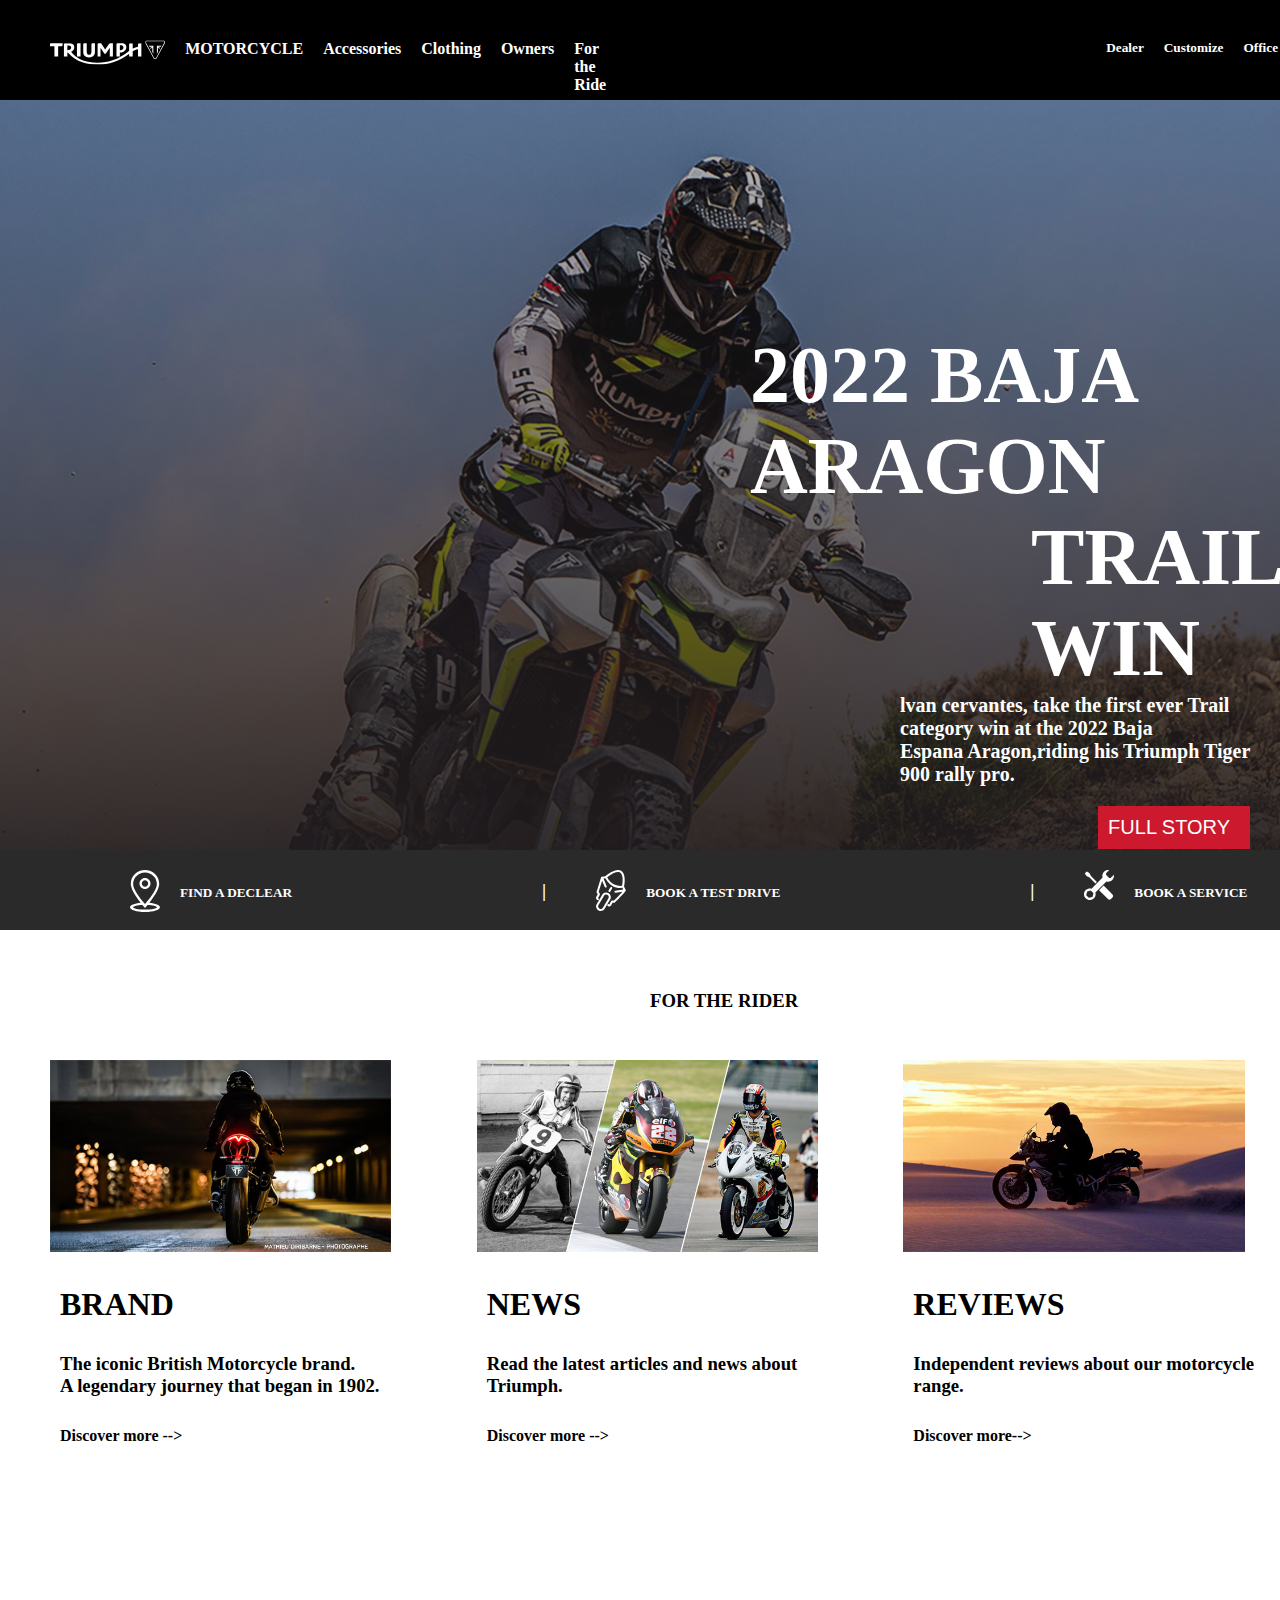
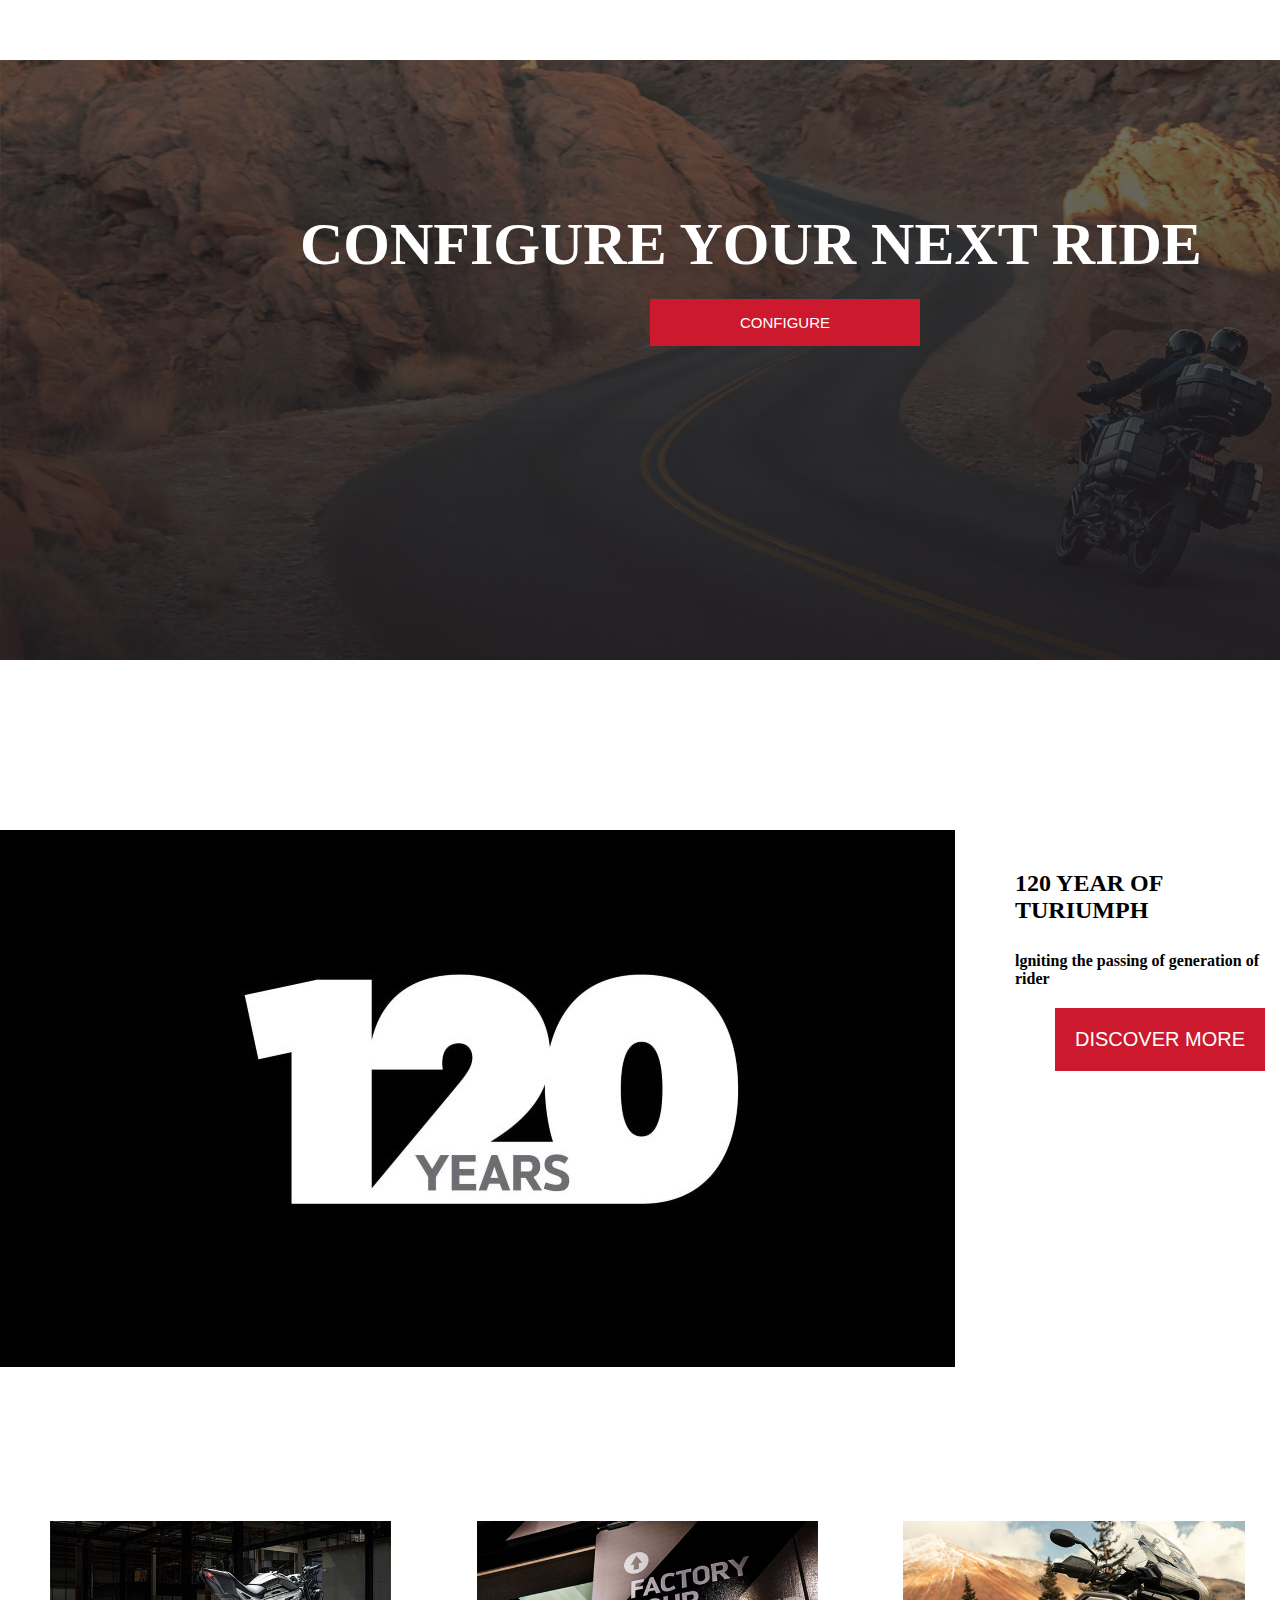
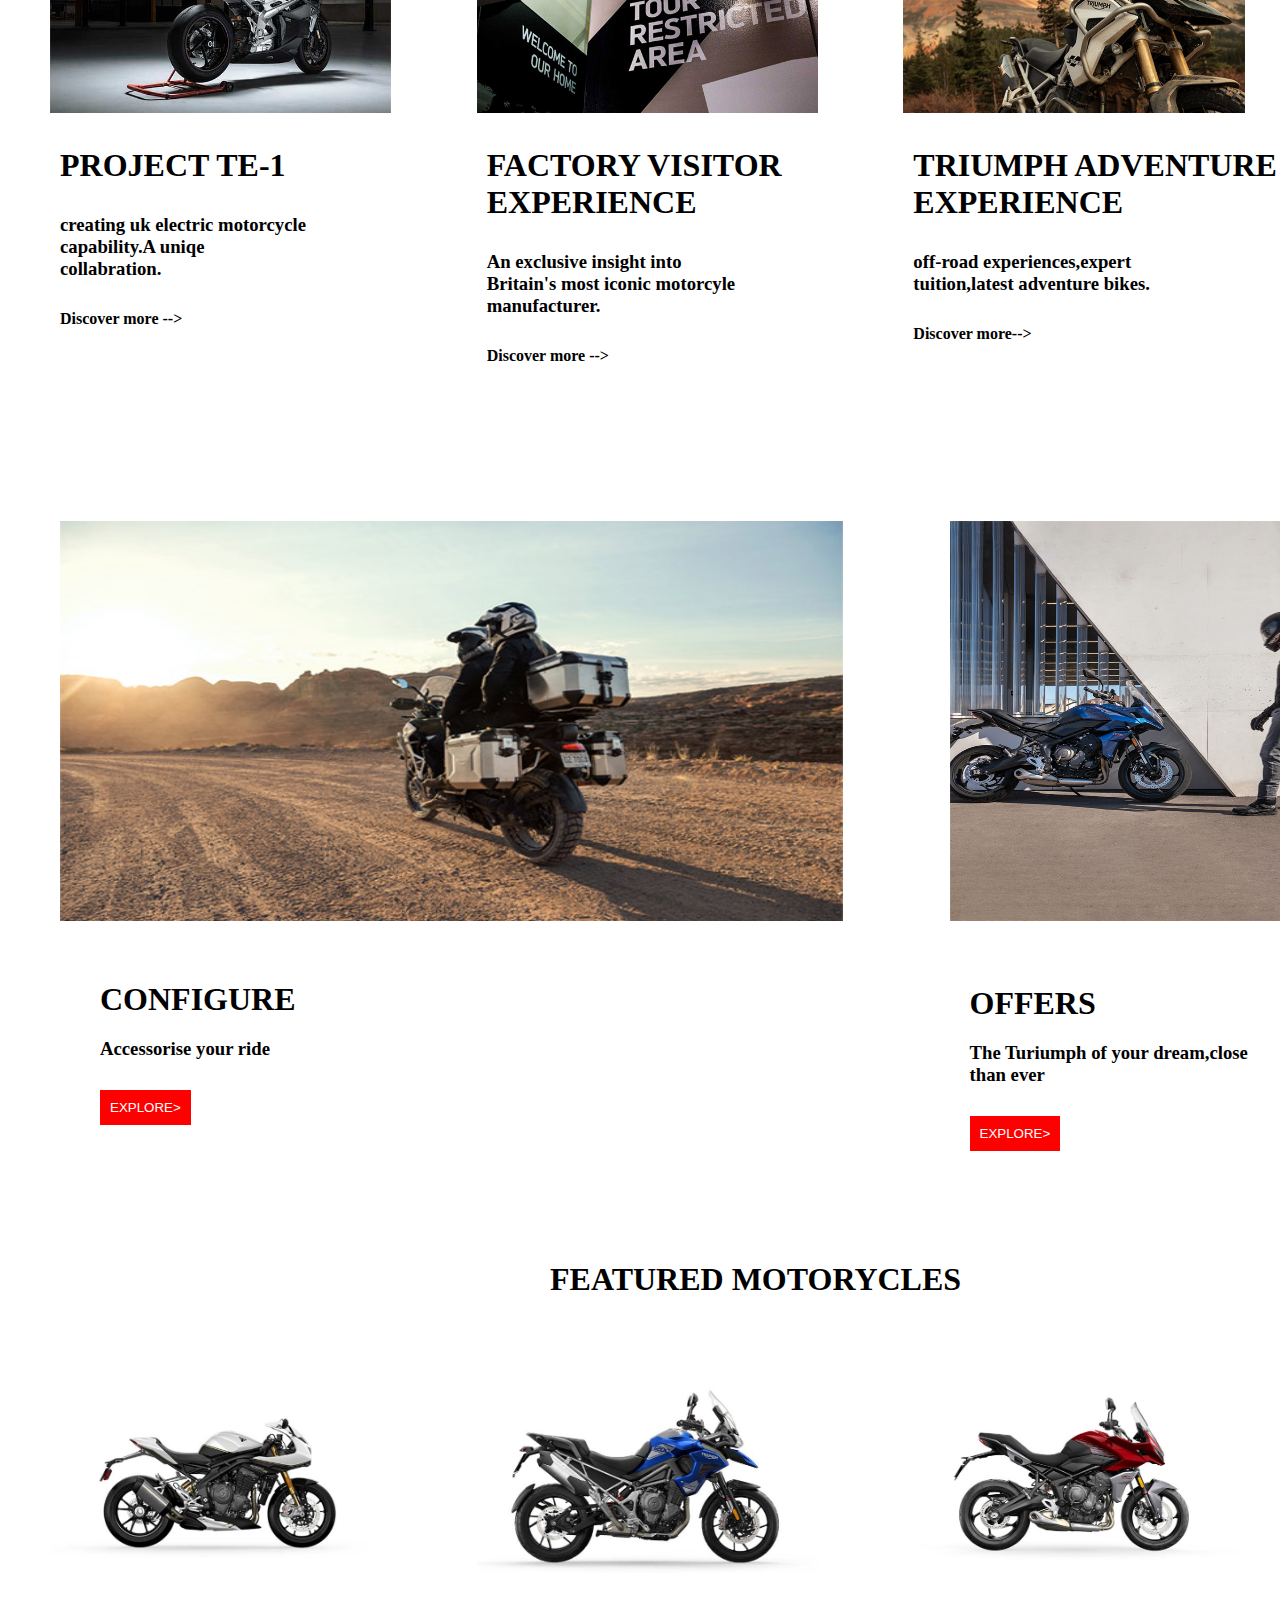
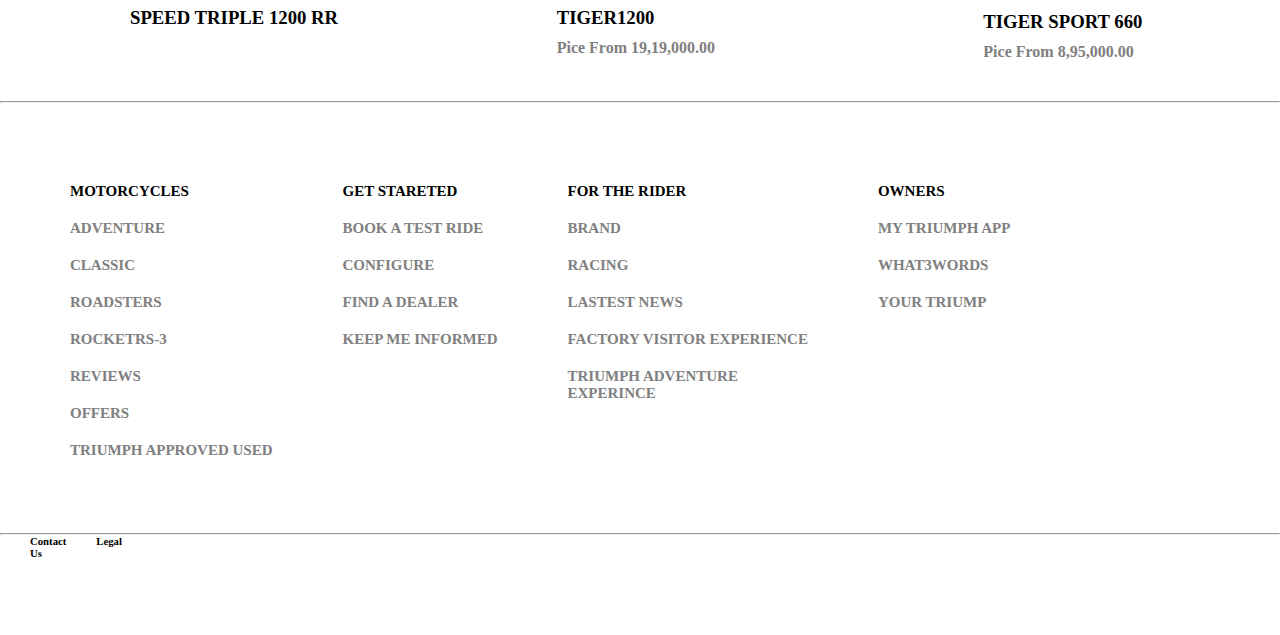
<file: index.html>
<!DOCTYPE html>
<html lang="en">

<head>
    <meta charset="UTF-8">
    <meta http-equiv="X-UA-Compatible" content="IE=edge">
    <meta name="viewport" content="width=device-width, initial-scale=1.0">
    <title>Triumph motorcycle|for the rider</title>
    <link rel="stylesheet" href="Triumps.css">
</head>

<body>
    <div class="header">
        <img id="logo" src="logo.svg">
        <h4>MOTORCYCLE</h4>
        <h4>Accessories</h4>
        <h4>Clothing</h4>
        <h4>Owners</h4>
        <h4>For the Ride</h4>

        <div class="right">
            <h5>Dealer</h5>
            <h5>Customize</h5>
            <h5>Office</h5>
            <h5>Test Drive</h5>
            <h5>INDIA</h5>
        </div>
    </div>

    <div class="first">
        <h1>2022 BAJA ARAGON</h1>
        <h2>TRAIL WIN</h2>
        <h4>lvan cervantes, take the first ever Trail category win at the 2022 Baja</h4>
        <h4 calss="first1">Espana Aragon,riding his Triumph Tiger 900 rally pro. </h4>
        <button>
            FULL STORY
        </button>
    </div>
    <div class="second">
        <img id="pic2" src="pic2.svg">
        <h5>FIND A DECLEAR</h5>
        <h3>|</h3>
        <img id="pic3" src="pic3.svg">
        <h5>BOOK A TEST DRIVE</h5>
        <h3>|</h3>
        <img id="pic4" src="pic4.svg">
        <h5>BOOK A SERVICE</h5>
    </div>
    <div class="thred">
    </div>
    <div class="four">
        <h3>FOR THE RIDER</h3>
    </div>
    <div class="five">
        <div class="pos1">

            <img id="pic5" src="pic5.jpg">
            <h1>BRAND</h1>
            <h3>The iconic British Motorcycle brand. <br>A legendary journey that began in 1902.</h3>
            <h4>Discover more --></h4>

        </div>

        <div class="pos2">
            <img id="pic6" src="pic6.jpg">
            <h1>NEWS</h1>
            <h3>Read the latest articles and news about Triumph.</h3>
            <h4>Discover more --></h4>
        </div>

        <div class="pos3">
            <img id="pic7" src="pic7.jpg">
            <h1>REVIEWS</h1>
            <h3>Independent reviews about our motorcycle range.</h3>
            <h4>Discover more--></h4>

        </div>
    </div>
    <div class="six">
         <h1>CONFIGURE YOUR NEXT RIDE</h1> 
            <button>
                CONFIGURE
            </button>
    </div>
    <div class="seven">
    </div>
    <div class="eight">
        <div>
        <img id="pic9" src="pic9.jpg">
         </div>
         <div>
        <h2>120 YEAR OF TURIUMPH</h2><br>
        <h4>lgniting the passing of generation of rider</h4>
        <button>
            DISCOVER MORE
        </button>
        </div>

    </div>
    <div class="nine">
    </div>
   
    <div class="ten">
        <div class="pos1">

            <img id="pic1" src="pic10.jpg">
            <h1>PROJECT TE-1</h1>
            <h3>creating uk electric motorcycle <br>capability.A uniqe <br>collabration.</h3>
            <h4>Discover more --></h4>

        </div>

        <div class="pos2">
            <img id="pic11" src="pic11.jpg">
            <h1>FACTORY VISITOR<BR>EXPERIENCE</h1>
            <h3>An exclusive insight into<br>Britain's most iconic motorcyle<br>manufacturer.</h3>
            <h4>Discover more --></h4>
        </div>

        <div class="pos3">
            <img id="pic12" src="pic12.jpg">
            <h1>TRIUMPH ADVENTURE<BR>EXPERIENCE</h1>
            <h3>off-road experiences,expert<br>tuition,latest adventure bikes.</h3>
            <h4>Discover more--></h4>

        </div>
    </div>

    <div class="eleven">
        <div class="pos1">

            <img id="pic13" src="pic13.jpg">
            <h1>CONFIGURE</h1>
            <h3>Accessorise your ride</h3>
              <button>
              EXPLORE>
              </button>

        </div>

        <div class="pos2">
            <img id="pic14" src="pic14.jpg">
            <h1>OFFERS</h1>
            <h3>The Turiumph of your dream,close than ever</h3>
            <button>
                EXPLORE>
                </button>
  
        </div>
    </div>
    <div class="twelve">
        <h1>FEATURED MOTORYCLES</h1>
    </div>
    <div class="thirteen">
        <div>
            <img id="pic15" src="pic15.jpg">
            <h3>SPEED TRIPLE 1200 RR</h3>
        </div>
        <div>
            <img id="pic16" src="pic16.jpg">
            <h3>TIGER1200</h3>
            <h4>Pice From 19,19,000.00</h4>
        </div>
        <div>
            <img id="pic17" src="pic17.jpg">
            <h3>TIGER SPORT 660</h3>
            <h4>Pice From 8,95,000.00</h4>

        </div>
    </div>
    <hr class="line1">
        <div class="fourteen">
        </div>
        <div class="fiveteen">
            <div>
                <h3>MOTORCYCLES</h3>
                <h4>ADVENTURE</h4>
                <h4>CLASSIC</h4>
                <h4>ROADSTERS</h4>
                <h4>ROCKETRS-3</h4>
                <h4>REVIEWS</h4>
                <h4>OFFERS</h4>
                <h4>TRIUMPH APPROVED USED</h4>
            </div>
            <div>
                <h3>GET STARETED</h3>
                <h4>BOOK A TEST RIDE</h4>
                <h4>CONFIGURE</h4>
                <h4>FIND A DEALER</h4>
                <h4>KEEP ME INFORMED</h4>
            </div>
            <div>
                <h3>FOR THE RIDER</h3>
                <h4>BRAND</h4>
                <h4>RACING</h4>
                <h4>LASTEST NEWS</h4>
                <h4>FACTORY VISITOR EXPERIENCE</h4>
                <h4>TRIUMPH ADVENTURE<br>EXPERINCE</h4>
            </div>
            <div>
                <h3>OWNERS</h3>
                <h4>MY TRIUMPH APP</h4>
                <h4>WHAT3WORDS</h4>
                <h4>YOUR TRIUMP</h4>
            </div>
        </div>
        <hr>
        <div class="sixteen">
            <h6>Contact Us</h6>
            <h6>Legal</h6>
            <h5>2022 Triumph motorcycles</h5>
            

        </div>



</body>

</html>
</file>
<file: Triumps.css>
*{
    margin: 0;
}
.header{
    background-color: black;
    width:100%;
    height:100px ;
    display: flex;
   
    
}
#logo{
    padding-left:50px ;
    padding-top: 5px;
    width: 9%;
    float: left;
   
}
.header h4{
    color: white;
    float: left;
    padding-left:20px ;
    padding-top: 40px;

}
.header h4:hover{
    color:gray;
}
.right h5{
    color:white;
    padding-left:20px ;
    padding-top: 40px;
    display: flex;
}
.right{ 
    display: flex;
    padding-left: 480px;
}
.right h5:hover{
    color:gray;}


.first{
    background-image:
    linear-gradient(to bottom, rgba(32, 32, 34, 0.296), rgba(32, 28, 31, 0.916)),
    url('pic1.jpg');
    width: 100%;
    height: 750px;
}
.first h1{
    color: white;
    font-size: 80px;
    padding-left:750px ;
    padding-top: 230px;

}
.first h2{
     color:white ;
     float: right; 
     padding-left: 1050px;
     font-size: 80px;

}  
.first h4{
     float: right; 
    padding-left:900px ;
    color: white;
    font-size: 20px;
}
.first button{
    background:#cd192d;
    color: white;
    float: right;
    padding-right:20px ;
    font-size: 20px;
    padding-top: 10px;
    padding-left: 10px; 
    padding-bottom: 10px;
    margin-top: 20px;
    margin-right: 30px;
    border: 0;
}
.first button:hover{
    background-color:#750c19



}
.second{
    background-color:#2a2a2a;
    width:100%;
    height:80px ;
}
#pic2{
    padding-top: 20px;
    width: 30px;
    padding-left: 130px;
    float: left;

}
.second h5{
    color: white;
    padding-top: 35px;
    padding-left: 20px;
    float: left;

}

.second h5:hover{
    color:gray;
}
.second h3{
    color: white;
    padding-top:30px ;
    padding-left: 250px;
    float: left;
}
#pic3{
    padding-top: 20px;
    width: 30px;
    padding-left: 50px;
    float: left;

}
#pic4{
    padding-top: 20px;
    width: 30px;
    padding-left: 50px;
    float: left;

}
.thred{
    background-color:white;
    width:100%;
    height:60px ;
}
.four{
    background-color:white;
    width:100%;
    height:70px ;
}


.four h3{
    color: black;
    padding-left: 650px;
    
}
.five{
    background-color:white;
    width:100%;
    height:600px ;
    display: flex;
    
}

.five img{
    width:80%;
    padding-left: 50px;

} 
.five h1{
    padding-left: 60px;
    padding-top: 30px;
}
.five h3{
    padding-left: 60px;
    padding-top: 30px;
}
.five h4{
    padding-left: 60px;
    padding-top: 30px;
}
.five :hover{
    color: #b1a5a5;
}
.five img:hover{
    width: 90%;
}
.six{
    background-image:
    linear-gradient(to bottom, rgba(32, 32, 34, 0.61), rgba(32, 28, 31, 0.916)),
    url('sub.jpg');
     background-size: cover;
     height: 600px;
    width: 100%;
  
}

   
 .six h1{
    font-size: 60px;
    color: white;
    padding-left: 300px;
    padding-top: 150px;
} 

.six button{
    background:#cd192d;
    color: white;
    padding-right:90px ;
    font-size: 15px;
    padding-top: 15px;
    padding-left: 90px; 
    padding-bottom: 15px;
    margin-left: 650px;
    margin-top: 20px;
    border: 0;
    
}
.six button:hover{
    background-color:#750c19

}
.seven{
    background-color:white;
    width:100%;
    height:170px ;
}
.eight{
    display: flex;
}
.eight h2{
    padding-top: 40px;
    padding-left: 60px;
    
}
.eight h4{
    padding-top: 10px;
    padding-left: 60px;
    
}
.eight button{
    background-color: #cd192d;
    margin-top: 20px;
    margin-left: 100px;
    padding-top: 20px;
    padding-right: 20px;
    padding-left: 20px;
    padding-bottom: 20px;
    color: white;
    font-size: 20px;
    border: 0;

}

.eight button:hover{
    background-color:#750c19

}
.nine{
    background-color:white;
    width:100%;
    height:150px ;
}
.ten{
    background-color:white;
    width:100%;
    height:600px ;
    display: flex;
}
.ten img{
    width:80%;
    padding-left: 50px;

} 
.ten h1{
    padding-left: 60px;
    padding-top: 30px;
}
.ten h3{
    padding-left: 60px;
    padding-top: 30px;
}
.ten h4{
    padding-left: 60px;
    padding-top: 30px;
}
.ten :hover{
    color: #b1a5a5;
}
.ten img:hover{
    width: 90%;
    
}
.eleven{
    background-color:white;
    width:100%;
    height:600px ;
    display: flex;
}
#pic13{
    height: 400px;
    width: 90%;
    float: left;
    padding-left: 60px;
}
#pic14{
    height: 400px;
    width: 100%;
    padding-left: 80px;
}
.eleven h1{
    padding-left: 100px;
    padding-top: 60px;
    display: flex;
}
.eleven h1:hover{
    text-decoration: underline;
}
.eleven h3{
    padding-left: 100px;
    padding-top: 20px;
}
.eleven button{
   background-color: red;
   color: white;
   padding-left: 10px;
   padding-top: 10px;
   padding-right: 10px;
   padding-bottom: 10px;
   margin-left: 100px;
   margin-top: 30px;
   border: 0;
}

.eleven button:hover{
    background-color:#750c19

}
*{
    margin: 0;
}
.twelve{
    background-color:white;
    width:100%;
    height:250px ;
    margin-top: 10px;
    
}
.twelve h1{
    padding-top: 130px;
    padding-left: 550px;

}
.thirteen{
    background-color:white;
    width:100%;
    height:320px ;
    display: flex;
    
}

.thirteen img{
    width:80%;
    padding-left: 50px;

} 

.thirteen h3{
    padding-left: 130px;
    padding-top: 30px;
}
.thirteen h4{
    padding-left: 130px;
    padding-top: 10px;
    color: gray;
}
.line1{
    color: black;
}
.fourteen{
    background-color:white;
    width:100%;
    height:80px ;
}
.fiveteen{
    background-color:white;
    width:100%;
    height:350px ;
    display: flex;

}
.fiveteen h3{
    padding-left: 70px;
    font-size: 15px;

}
.fiveteen h4{
    padding-left: 70px;
    font-size: 15px;
    padding-top: 20px;
    color:gray;
}
hr{
   
    color: black;
    background-color: black;
}
.sixteen{
    background-color:white;
    width:100%;
    height:100px ;
    display: flex;
}
.sixteen h6{
    padding-left: 30px;
}
.sixteen h5{
    float: right;
    padding-left: 1230px;
}
</file>
